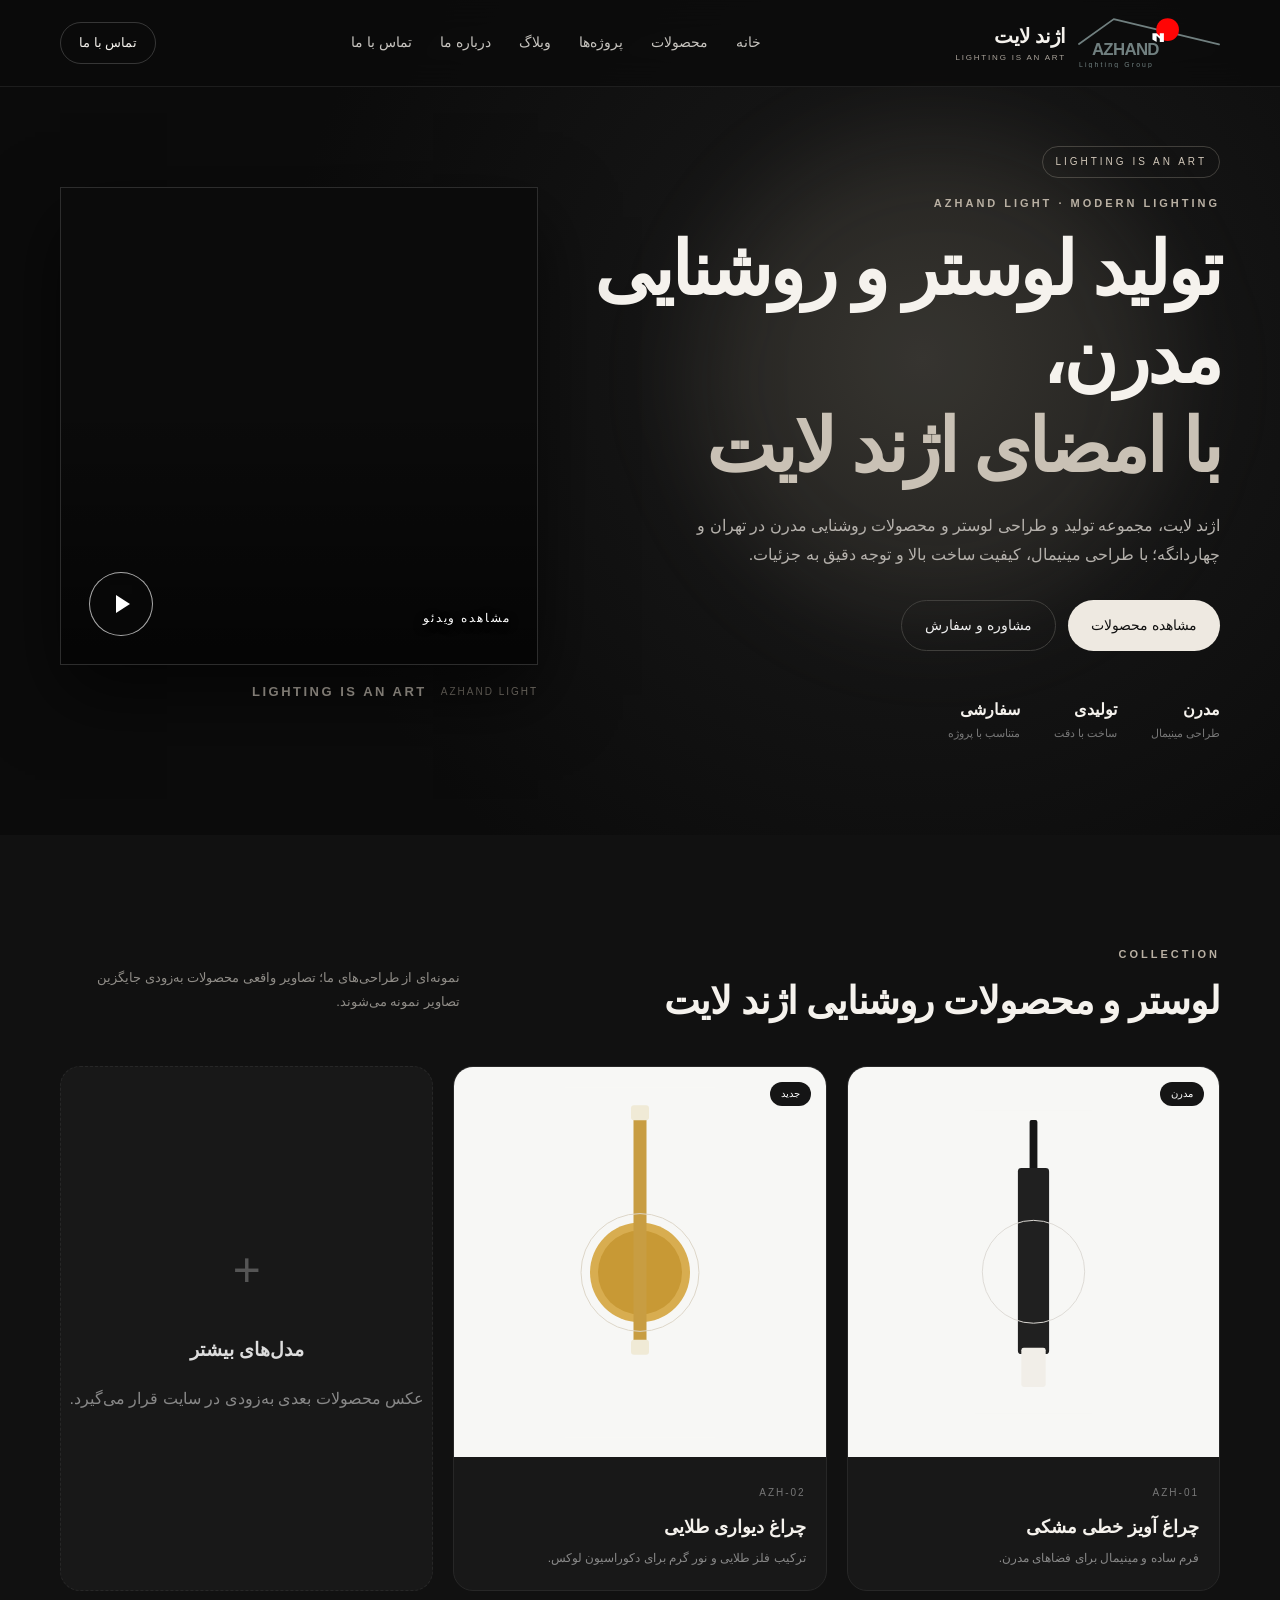
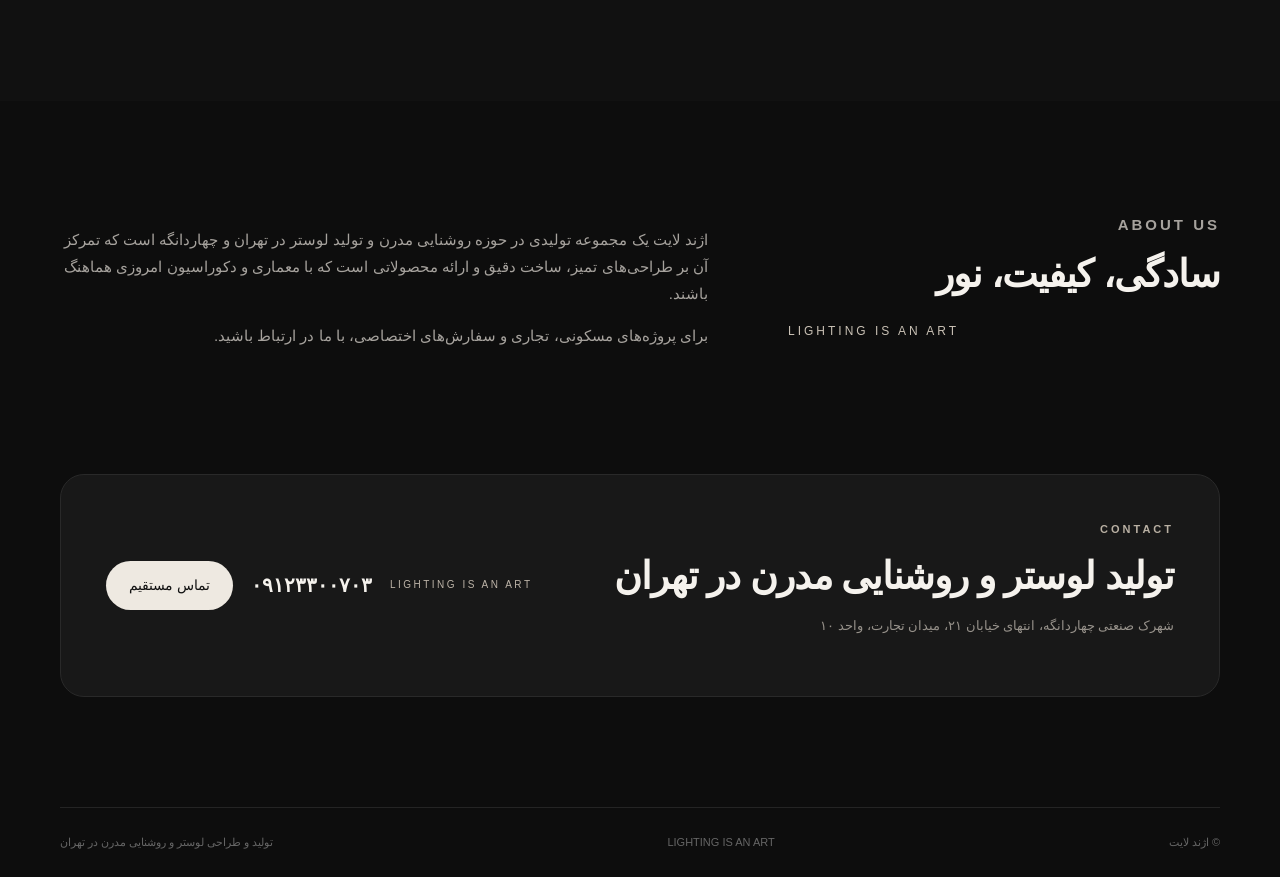
<file: index.html>
<!doctype html><html lang="fa" dir="rtl"><head><meta charset="UTF-8"><meta name="viewport" content="width=device-width,initial-scale=1"><title>اژند لایت | تولید لوستر و روشنایی مدرن در تهران</title><meta name="description" content="اژند لایت؛ تولید و طراحی لوستر، چراغ آویز، چراغ دیواری و محصولات روشنایی مدرن در تهران و چهاردانگه. LIGHTING IS AN ART."><meta name="author" content="Azhand Lighting Group"><meta name="application-name" content="اژند لایت | Azhand Lighting Group"><meta name="robots" content="index, follow, max-image-preview:large, max-snippet:-1, max-video-preview:-1"><meta name="googlebot" content="index, follow, max-image-preview:large, max-snippet:-1, max-video-preview:-1"><meta name="theme-color" content="#0b0b0b"><meta name="format-detection" content="telephone=yes"><link rel="canonical" href="https://azhandlighit.ir/"><link rel="alternate" hreflang="fa-IR" href="https://azhandlighit.ir/"><link rel="sitemap" type="application/xml" href="https://azhandlighit.ir/sitemap.xml"><link rel="icon" type="image/svg+xml" href="images/azhand-light-logo.svg"><link rel="apple-touch-icon" href="images/azhand-light-logo.svg"><link rel="stylesheet" href="style.css?v=20260817-3"><meta property="og:type" content="website"><meta property="og:locale" content="fa_IR"><meta property="og:site_name" content="اژند لایت | Azhand Lighting Group"><meta property="og:title" content="اژند لایت | تولید لوستر و روشنایی مدرن در تهران"><meta property="og:description" content="تولید و طراحی لوستر و محصولات روشنایی مدرن اژند لایت در تهران و چهاردانگه."><meta property="og:url" content="https://azhandlighit.ir/"><meta property="og:image" content="https://azhandlighit.ir/images/azhand-light-logo.svg"><meta property="og:image:alt" content="لوگوی اژند لایت | Azhand Lighting Group"><meta name="twitter:card" content="summary"><meta name="twitter:title" content="اژند لایت | تولید لوستر و روشنایی مدرن در تهران"><meta name="twitter:description" content="تولید و طراحی لوستر، چراغ آویز، چراغ دیواری و محصولات روشنایی مدرن اژند لایت."><meta name="twitter:image" content="https://azhandlighit.ir/images/azhand-light-logo.svg"><meta name="geo.region" content="IR-23"><meta name="geo.placename" content="چهاردانگه، تهران"><script type="application/ld+json">{"@context":"https://schema.org","@graph":[{"@type":"LocalBusiness","@id":"https://azhandlighit.ir/#business","name":"اژند لایت","alternateName":["Azhand Light","Azhand Lighting Group"],"slogan":"LIGHTING IS AN ART","url":"https://azhandlighit.ir/","logo":"https://azhandlighit.ir/images/azhand-light-logo.svg","image":"https://azhandlighit.ir/images/azhand-light-logo.svg","telephone":"+989123300703","priceRange":"$$","description":"تولید و طراحی لوستر، چراغ آویز، چراغ دیواری و محصولات روشنایی مدرن در تهران و چهاردانگه.","address":{"@type":"PostalAddress","streetAddress":"شهرک صنعتی چهاردانگه، انتهای خیابان ۲۱، میدان تجارت، واحد ۱۰","addressLocality":"چهاردانگه","addressRegion":"تهران","addressCountry":"IR"},"areaServed":[{"@type":"City","name":"تهران"},{"@type":"AdministrativeArea","name":"چهاردانگه"}],"knowsAbout":["تولید لوستر","لوستر مدرن","لوستر تهران","روشنایی مدرن","چراغ آویز","چراغ دیواری","چراغ دکوراتیو","طراحی روشنایی"]},{"@type":"Organization","@id":"https://azhandlighit.ir/#organization","name":"Azhand Lighting Group","alternateName":"اژند لایت","url":"https://azhandlighit.ir/","logo":"https://azhandlighit.ir/images/azhand-light-logo.svg"},{"@type":"WebSite","@id":"https://azhandlighit.ir/#website","url":"https://azhandlighit.ir/","name":"اژند لایت","alternateName":"Azhand Light","description":"LIGHTING IS AN ART — تولید و طراحی لوستر و روشنایی مدرن در تهران","inLanguage":"fa-IR","publisher":{"@id":"https://azhandlighit.ir/#organization"}}]}</script></head><body><header class="site-header"><div class="container nav"><a class="brand" href="/" aria-label="اژند لایت - Lighting Is An Art"><img src="images/azhand-light-logo.svg" alt="لوگوی رسمی اژند لایت | Azhand Lighting Group" class="brand-logo"><span class="brand-text"><strong>اژند لایت</strong><small>LIGHTING IS AN ART</small></span></a><nav aria-label="منوی اصلی"><a href="/">خانه</a><a href="products/">محصولات</a><a href="projects/">پروژه‌ها</a><a href="magazine/">وبلاگ</a><a href="about/">درباره ما</a><a href="contact/">تماس با ما</a></nav><a class="nav-call" href="tel:09123300703">تماس با ما</a></div></header><main><section id="home" class="hero"><div class="hero-glow"></div><div class="container hero-grid"><div class="hero-copy"><div class="brand-slogan">LIGHTING IS AN ART</div><p class="eyebrow">AZHAND LIGHT · MODERN LIGHTING</p><h1>تولید لوستر و روشنایی مدرن،<br><span>با امضای اژند لایت</span></h1><p class="hero-text">اژند لایت، مجموعه تولید و طراحی لوستر و محصولات روشنایی مدرن در تهران و چهاردانگه؛ با طراحی مینیمال، کیفیت ساخت بالا و توجه دقیق به جزئیات.</p><div class="hero-actions"><a class="btn primary" href="products/">مشاهده محصولات</a><a class="btn ghost" href="contact/">مشاوره و سفارش</a></div><div class="hero-stats"><div><strong>مدرن</strong><small>طراحی مینیمال</small></div><div><strong>تولیدی</strong><small>ساخت با دقت</small></div><div><strong>سفارشی</strong><small>متناسب با پروژه</small></div></div></div><div class="hero-product"><div class="hero-video-shell"><a class="hero-video-link" href="https://stream.vidhosting.in/videos/ceb00f51.webm" target="_blank" rel="noopener noreferrer" aria-label="باز کردن ویدئوی معرفی اژند لایت"><video class="hero-video" autoplay muted loop playsinline preload="auto" aria-label="ویدئوی معرفی اژند لایت"><source src="https://stream.vidhosting.in/videos/ceb00f51.webm" type="video/webm"></video><span class="hero-video-shade"></span><span class="hero-video-play" aria-hidden="true"><span></span></span><span class="hero-video-label">مشاهده ویدئو</span></a><div class="hero-video-caption"><span>AZHAND LIGHT</span><strong>LIGHTING IS AN ART</strong></div></div></div></div></section><section id="products" class="section products-section"><div class="container"><div class="section-head"><div><p class="eyebrow">COLLECTION</p><h2>لوستر و محصولات روشنایی اژند لایت</h2></div><p>نمونه‌ای از طراحی‌های ما؛ تصاویر واقعی محصولات به‌زودی جایگزین تصاویر نمونه می‌شوند.</p></div><div class="products-grid"><article class="product-card featured"><div class="image-wrap"><img src="images/placeholder-black.svg" alt="نمونه چراغ آویز خطی مشکی اژند لایت"><span class="tag">مدرن</span></div><div class="product-info"><span>AZH-01</span><h3>چراغ آویز خطی مشکی</h3><p>فرم ساده و مینیمال برای فضاهای مدرن.</p></div></article><article class="product-card"><div class="image-wrap"><img src="images/placeholder-gold.svg" alt="نمونه چراغ دیواری طلایی اژند لایت"><span class="tag">جدید</span></div><div class="product-info"><span>AZH-02</span><h3>چراغ دیواری طلایی</h3><p>ترکیب فلز طلایی و نور گرم برای دکوراسیون لوکس.</p></div></article><article class="product-card coming"><div class="coming-inner"><div class="plus">+</div><h3>مدل‌های بیشتر</h3><p>عکس محصولات بعدی به‌زودی در سایت قرار می‌گیرد.</p></div></article></div></div></section><section id="about" class="section about-section"><div class="container about-grid"><div><p class="eyebrow">ABOUT US</p><h2>سادگی، کیفیت، نور</h2><div class="about-slogan">LIGHTING IS AN ART</div></div><div><p>اژند لایت یک مجموعه تولیدی در حوزه روشنایی مدرن و تولید لوستر در تهران و چهاردانگه است که تمرکز آن بر طراحی‌های تمیز، ساخت دقیق و ارائه محصولاتی است که با معماری و دکوراسیون امروزی هماهنگ باشند.</p><p>برای پروژه‌های مسکونی، تجاری و سفارش‌های اختصاصی، با ما در ارتباط باشید.</p></div></div></section><section id="contact" class="section contact-section"><div class="container contact-card"><div><p class="eyebrow">CONTACT</p><h2>تولید لوستر و روشنایی مدرن در تهران</h2><p>شهرک صنعتی چهاردانگه، انتهای خیابان ۲۱، میدان تجارت، واحد ۱۰</p></div><div class="contact-actions"><span class="contact-slogan">LIGHTING IS AN ART</span><a class="phone" href="tel:09123300703">۰۹۱۲۳۳۰۰۷۰۳</a><a class="btn primary" href="contact/">تماس مستقیم</a></div></div></section></main><footer><div class="container footer-inner"><span>© اژند لایت</span><span>LIGHTING IS AN ART</span><span>تولید و طراحی لوستر و روشنایی مدرن در تهران</span></div></footer><script src="script.js"></script></body></html>
</file>
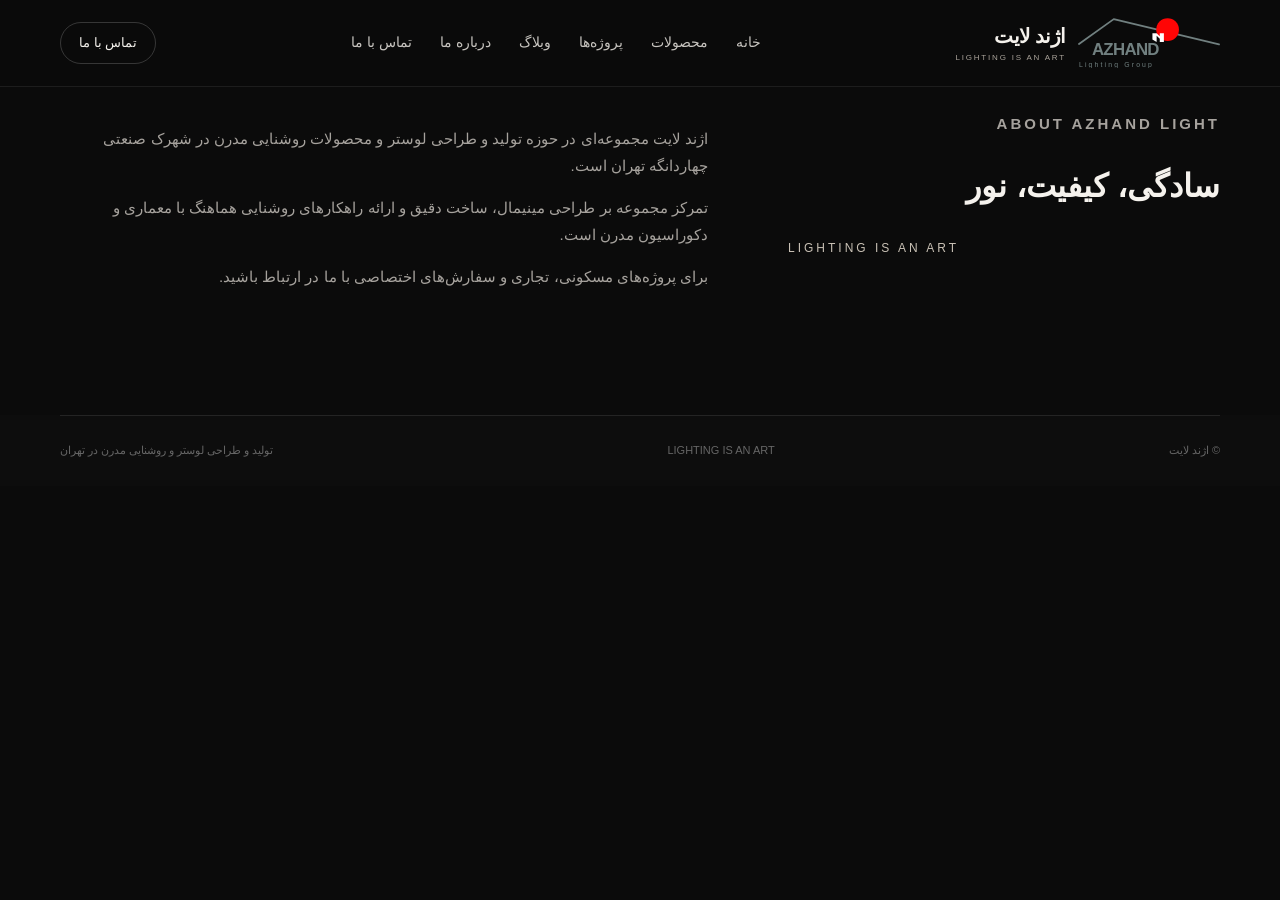
<file: about/index.html>
<!doctype html><html lang="fa" dir="rtl"><head><meta charset="UTF-8"><meta name="viewport" content="width=device-width,initial-scale=1"><title>درباره اژند لایت | Azhand Lighting Group</title><meta name="description" content="درباره اژند لایت؛ مجموعه تولید و طراحی لوستر و روشنایی مدرن در تهران و چهاردانگه با شعار LIGHTING IS AN ART."><link rel="canonical" href="https://azhandlighit.ir/about/"><link rel="stylesheet" href="../style.css"></head><body><header class="site-header"><div class="container nav"><a class="brand" href="../"><img src="../images/azhand-light-logo.svg" alt="لوگوی اژند لایت" class="brand-logo"><span class="brand-text"><strong>اژند لایت</strong><small>LIGHTING IS AN ART</small></span></a><nav aria-label="منوی اصلی"><a href="../">خانه</a><a href="../products/">محصولات</a><a href="../projects/">پروژه‌ها</a><a href="../magazine/">وبلاگ</a><a href="./">درباره ما</a><a href="../contact/">تماس با ما</a></nav><a class="nav-call" href="tel:09123300703">تماس با ما</a></div></header><main class="section"><div class="container about-grid"><div><p class="eyebrow">ABOUT AZHAND LIGHT</p><h1>سادگی، کیفیت، نور</h1><div class="about-slogan">LIGHTING IS AN ART</div></div><div><p>اژند لایت مجموعه‌ای در حوزه تولید و طراحی لوستر و محصولات روشنایی مدرن در شهرک صنعتی چهاردانگه تهران است.</p><p>تمرکز مجموعه بر طراحی مینیمال، ساخت دقیق و ارائه راهکارهای روشنایی هماهنگ با معماری و دکوراسیون مدرن است.</p><p>برای پروژه‌های مسکونی، تجاری و سفارش‌های اختصاصی با ما در ارتباط باشید.</p></div></div></main><footer><div class="container footer-inner"><span>© اژند لایت</span><span>LIGHTING IS AN ART</span><span>تولید و طراحی لوستر و روشنایی مدرن در تهران</span></div></footer></body></html>
</file>
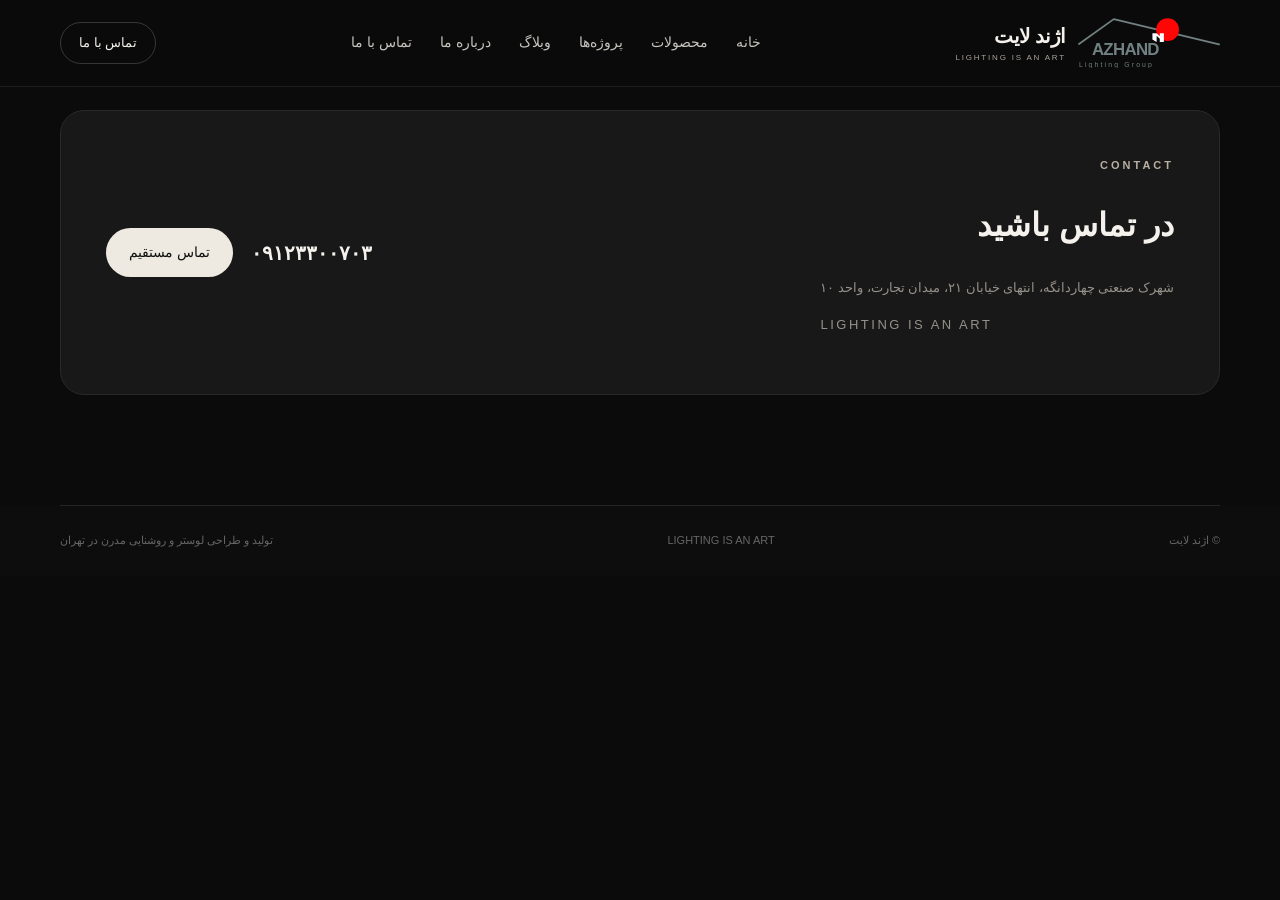
<file: contact/index.html>
<!doctype html><html lang="fa" dir="rtl"><head><meta charset="UTF-8"><meta name="viewport" content="width=device-width,initial-scale=1"><title>تماس با اژند لایت | تولید لوستر در تهران</title><meta name="description" content="تماس با اژند لایت؛ تولید و طراحی لوستر و روشنایی مدرن در شهرک صنعتی چهاردانگه تهران."><link rel="canonical" href="https://azhandlighit.ir/contact/"><link rel="stylesheet" href="../style.css"></head><body><header class="site-header"><div class="container nav"><a class="brand" href="../"><img src="../images/azhand-light-logo.svg" alt="لوگوی اژند لایت" class="brand-logo"><span class="brand-text"><strong>اژند لایت</strong><small>LIGHTING IS AN ART</small></span></a><nav aria-label="منوی اصلی"><a href="../">خانه</a><a href="../products/">محصولات</a><a href="../projects/">پروژه‌ها</a><a href="../magazine/">وبلاگ</a><a href="../about/">درباره ما</a><a href="./">تماس با ما</a></nav><a class="nav-call" href="tel:09123300703">تماس با ما</a></div></header><main class="section"><div class="container"><div class="contact-card"><div><p class="eyebrow">CONTACT</p><h1>در تماس باشید</h1><p>شهرک صنعتی چهاردانگه، انتهای خیابان ۲۱، میدان تجارت، واحد ۱۰</p><p class="contact-slogan">LIGHTING IS AN ART</p></div><div class="contact-actions"><a class="phone" href="tel:09123300703">۰۹۱۲۳۳۰۰۷۰۳</a><a class="btn primary" href="tel:09123300703">تماس مستقیم</a></div></div></div></main><footer><div class="container footer-inner"><span>© اژند لایت</span><span>LIGHTING IS AN ART</span><span>تولید و طراحی لوستر و روشنایی مدرن در تهران</span></div></footer></body></html>
</file>
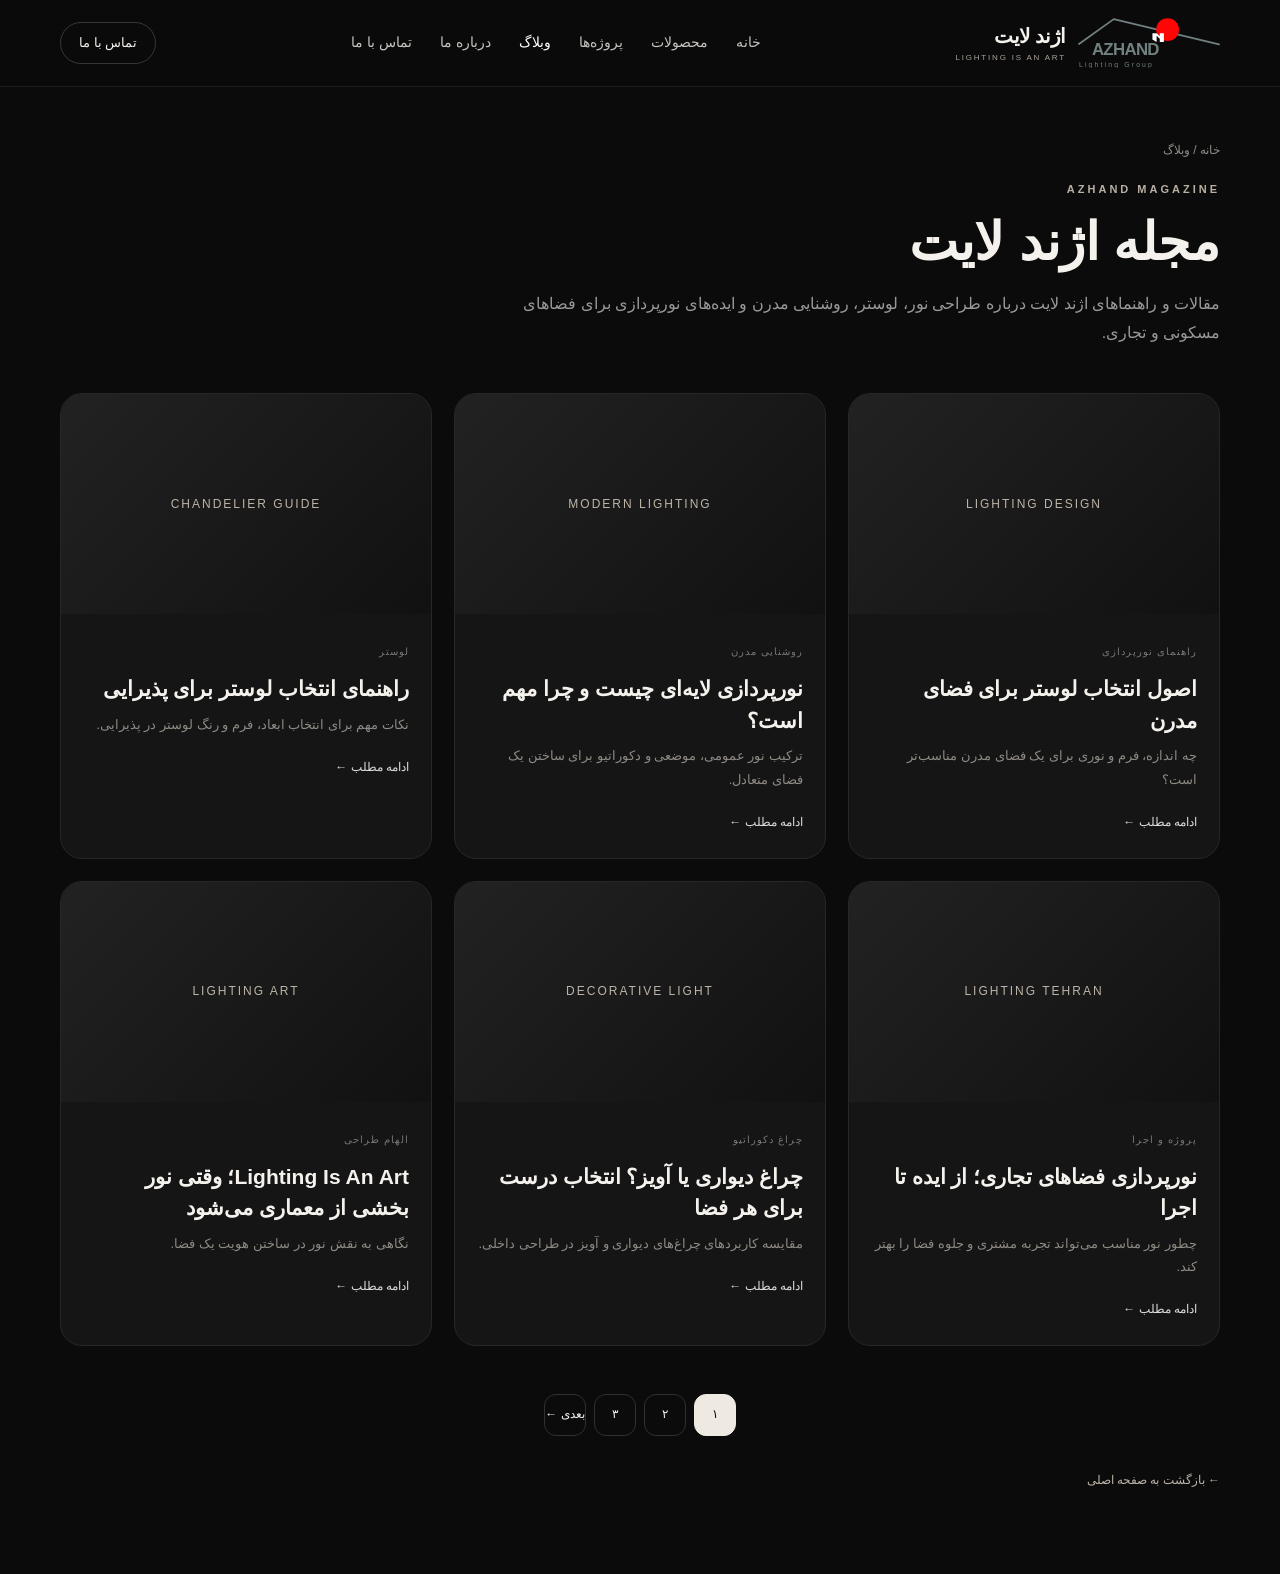
<file: magazine/index.html>
<!doctype html>
<html lang="fa" dir="rtl">
<head>
<meta charset="UTF-8"><meta name="viewport" content="width=device-width,initial-scale=1">
<title>مجله اژند لایت | مقالات نورپردازی و روشنایی مدرن</title>
<meta name="description" content="مجله اژند لایت؛ مقالات کاربردی درباره لوستر، نورپردازی، روشنایی مدرن و طراحی نور در تهران و چهاردانگه.">
<link rel="canonical" href="https://azhandlighit.ir/magazine/">
<meta name="robots" content="index,follow">
<link rel="stylesheet" href="../style.css">
<style>
.mag-wrap{padding:140px 0 80px}.crumb{color:#8f8c87;font-size:12px;margin-bottom:18px}.page-title{font-size:52px;line-height:1.2;margin:0 0 12px}.page-lead{color:#999;max-width:700px}.post-grid{display:grid;grid-template-columns:repeat(3,1fr);gap:22px;margin-top:46px}.post-card{background:#151515;border:1px solid #272727;border-radius:22px;overflow:hidden;transition:.25s}.post-card:hover{transform:translateY(-4px);border-color:#414141}.post-thumb{height:220px;background:linear-gradient(135deg,#222,#111);display:flex;align-items:center;justify-content:center;color:#bdb4a8;font-size:12px;letter-spacing:2px}.post-body{padding:22px}.post-meta{font-size:10px;color:#777;letter-spacing:1px}.post-card h2{font-size:21px;line-height:1.5;margin:8px 0}.post-card p{font-size:13px;color:#8e8a84;margin:0 0 16px}.read-more{font-size:12px;color:#ddd}.pagination{display:flex;justify-content:center;align-items:center;gap:8px;margin-top:48px;flex-wrap:wrap}.pagination a,.pagination span{min-width:42px;height:42px;border:1px solid #303030;border-radius:12px;display:flex;align-items:center;justify-content:center;font-size:12px}.pagination .active{background:#eee9e1;color:#111;border-color:#eee9e1}.back-home{display:inline-flex;margin-top:34px;color:#bdb4a8;font-size:12px}.site-header nav .active{color:#fff}
@media(max-width:850px){.post-grid{grid-template-columns:1fr 1fr}.page-title{font-size:42px}}
@media(max-width:560px){.post-grid{grid-template-columns:1fr}.mag-wrap{padding-top:120px}.page-title{font-size:34px}}
</style>
</head>
<body>
<header class="site-header"><div class="container nav"><a class="brand" href="../" aria-label="اژند لایت"><img src="../images/azhand-light-logo.svg" alt="لوگوی اژند لایت" class="brand-logo"><span class="brand-text"><strong>اژند لایت</strong><small>LIGHTING IS AN ART</small></span></a><nav aria-label="منوی اصلی"><a href="../">خانه</a><a href="../#products">محصولات</a><a href="../projects/">پروژه‌ها</a><a class="active" href="./">وبلاگ</a><a href="../#about">درباره ما</a><a href="../#contact">تماس با ما</a></nav><a class="nav-call" href="tel:09123300703">تماس با ما</a></div></header>
<main class="mag-wrap"><div class="container"><div class="crumb">خانه / وبلاگ</div><p class="eyebrow">AZHAND MAGAZINE</p><h1 class="page-title">مجله اژند لایت</h1><p class="page-lead">مقالات و راهنماهای اژند لایت درباره طراحی نور، لوستر، روشنایی مدرن و ایده‌های نورپردازی برای فضاهای مسکونی و تجاری.</p>
<div class="post-grid">
<article class="post-card"><div class="post-thumb">LIGHTING DESIGN</div><div class="post-body"><span class="post-meta">راهنمای نورپردازی</span><h2>اصول انتخاب لوستر برای فضای مدرن</h2><p>چه اندازه، فرم و نوری برای یک فضای مدرن مناسب‌تر است؟</p><a class="read-more" href="#">ادامه مطلب ←</a></div></article>
<article class="post-card"><div class="post-thumb">MODERN LIGHTING</div><div class="post-body"><span class="post-meta">روشنایی مدرن</span><h2>نورپردازی لایه‌ای چیست و چرا مهم است؟</h2><p>ترکیب نور عمومی، موضعی و دکوراتیو برای ساختن یک فضای متعادل.</p><a class="read-more" href="#">ادامه مطلب ←</a></div></article>
<article class="post-card"><div class="post-thumb">CHANDELIER GUIDE</div><div class="post-body"><span class="post-meta">لوستر</span><h2>راهنمای انتخاب لوستر برای پذیرایی</h2><p>نکات مهم برای انتخاب ابعاد، فرم و رنگ لوستر در پذیرایی.</p><a class="read-more" href="#">ادامه مطلب ←</a></div></article>
<article class="post-card"><div class="post-thumb">LIGHTING TEHRAN</div><div class="post-body"><span class="post-meta">پروژه و اجرا</span><h2>نورپردازی فضاهای تجاری؛ از ایده تا اجرا</h2><p>چطور نور مناسب می‌تواند تجربه مشتری و جلوه فضا را بهتر کند.</p><a class="read-more" href="#">ادامه مطلب ←</a></div></article>
<article class="post-card"><div class="post-thumb">DECORATIVE LIGHT</div><div class="post-body"><span class="post-meta">چراغ دکوراتیو</span><h2>چراغ دیواری یا آویز؟ انتخاب درست برای هر فضا</h2><p>مقایسه کاربردهای چراغ‌های دیواری و آویز در طراحی داخلی.</p><a class="read-more" href="#">ادامه مطلب ←</a></div></article>
<article class="post-card"><div class="post-thumb">LIGHTING ART</div><div class="post-body"><span class="post-meta">الهام طراحی</span><h2>Lighting Is An Art؛ وقتی نور بخشی از معماری می‌شود</h2><p>نگاهی به نقش نور در ساختن هویت یک فضا.</p><a class="read-more" href="#">ادامه مطلب ←</a></div></article>
</div>
<div class="pagination" aria-label="صفحه‌بندی"><span class="active">۱</span><a href="page/2/">۲</a><a href="page/3/">۳</a><a href="page/2/">بعدی ←</a></div>
<a class="back-home" href="../">← بازگشت به صفحه اصلی</a></div></main>
</body></html>
</file>
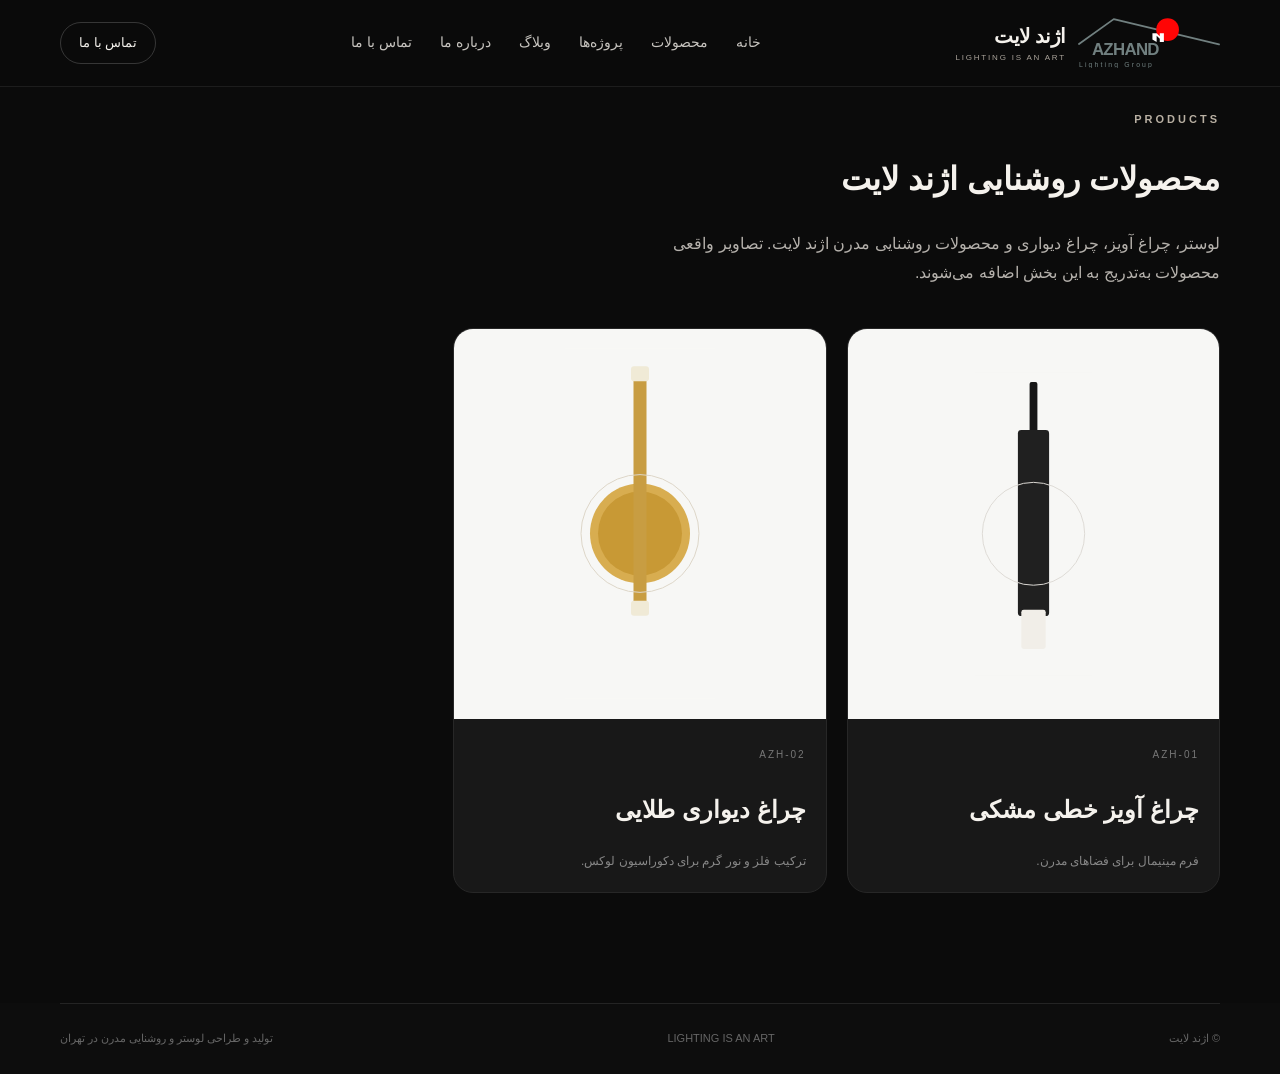
<file: products/index.html>
<!doctype html><html lang="fa" dir="rtl"><head><meta charset="UTF-8"><meta name="viewport" content="width=device-width,initial-scale=1"><title>محصولات اژند لایت | لوستر و روشنایی مدرن</title><meta name="description" content="محصولات اژند لایت؛ مجموعه لوستر، چراغ آویز، چراغ دیواری و روشنایی مدرن در تهران و چهاردانگه."><link rel="canonical" href="https://azhandlighit.ir/products/"><link rel="stylesheet" href="../style.css"></head><body><header class="site-header"><div class="container nav"><a class="brand" href="../" aria-label="اژند لایت"><img src="../images/azhand-light-logo.svg" alt="لوگوی اژند لایت" class="brand-logo"><span class="brand-text"><strong>اژند لایت</strong><small>LIGHTING IS AN ART</small></span></a><nav aria-label="منوی اصلی"><a href="../">خانه</a><a href="./">محصولات</a><a href="../projects/">پروژه‌ها</a><a href="../magazine/">وبلاگ</a><a href="../about/">درباره ما</a><a href="../contact/">تماس با ما</a></nav><a class="nav-call" href="tel:09123300703">تماس با ما</a></div></header><main class="section"><div class="container"><p class="eyebrow">PRODUCTS</p><h1>محصولات روشنایی اژند لایت</h1><p class="hero-text">لوستر، چراغ آویز، چراغ دیواری و محصولات روشنایی مدرن اژند لایت. تصاویر واقعی محصولات به‌تدریج به این بخش اضافه می‌شوند.</p><div class="products-grid" style="margin-top:40px"><article class="product-card"><div class="image-wrap"><img src="../images/placeholder-black.svg" alt="چراغ آویز خطی مشکی اژند لایت"></div><div class="product-info"><span>AZH-01</span><h2>چراغ آویز خطی مشکی</h2><p>فرم مینیمال برای فضاهای مدرن.</p></div></article><article class="product-card"><div class="image-wrap"><img src="../images/placeholder-gold.svg" alt="چراغ دیواری طلایی اژند لایت"></div><div class="product-info"><span>AZH-02</span><h2>چراغ دیواری طلایی</h2><p>ترکیب فلز و نور گرم برای دکوراسیون لوکس.</p></div></article></div></div></main><footer><div class="container footer-inner"><span>© اژند لایت</span><span>LIGHTING IS AN ART</span><span>تولید و طراحی لوستر و روشنایی مدرن در تهران</span></div></footer></body></html>
</file>
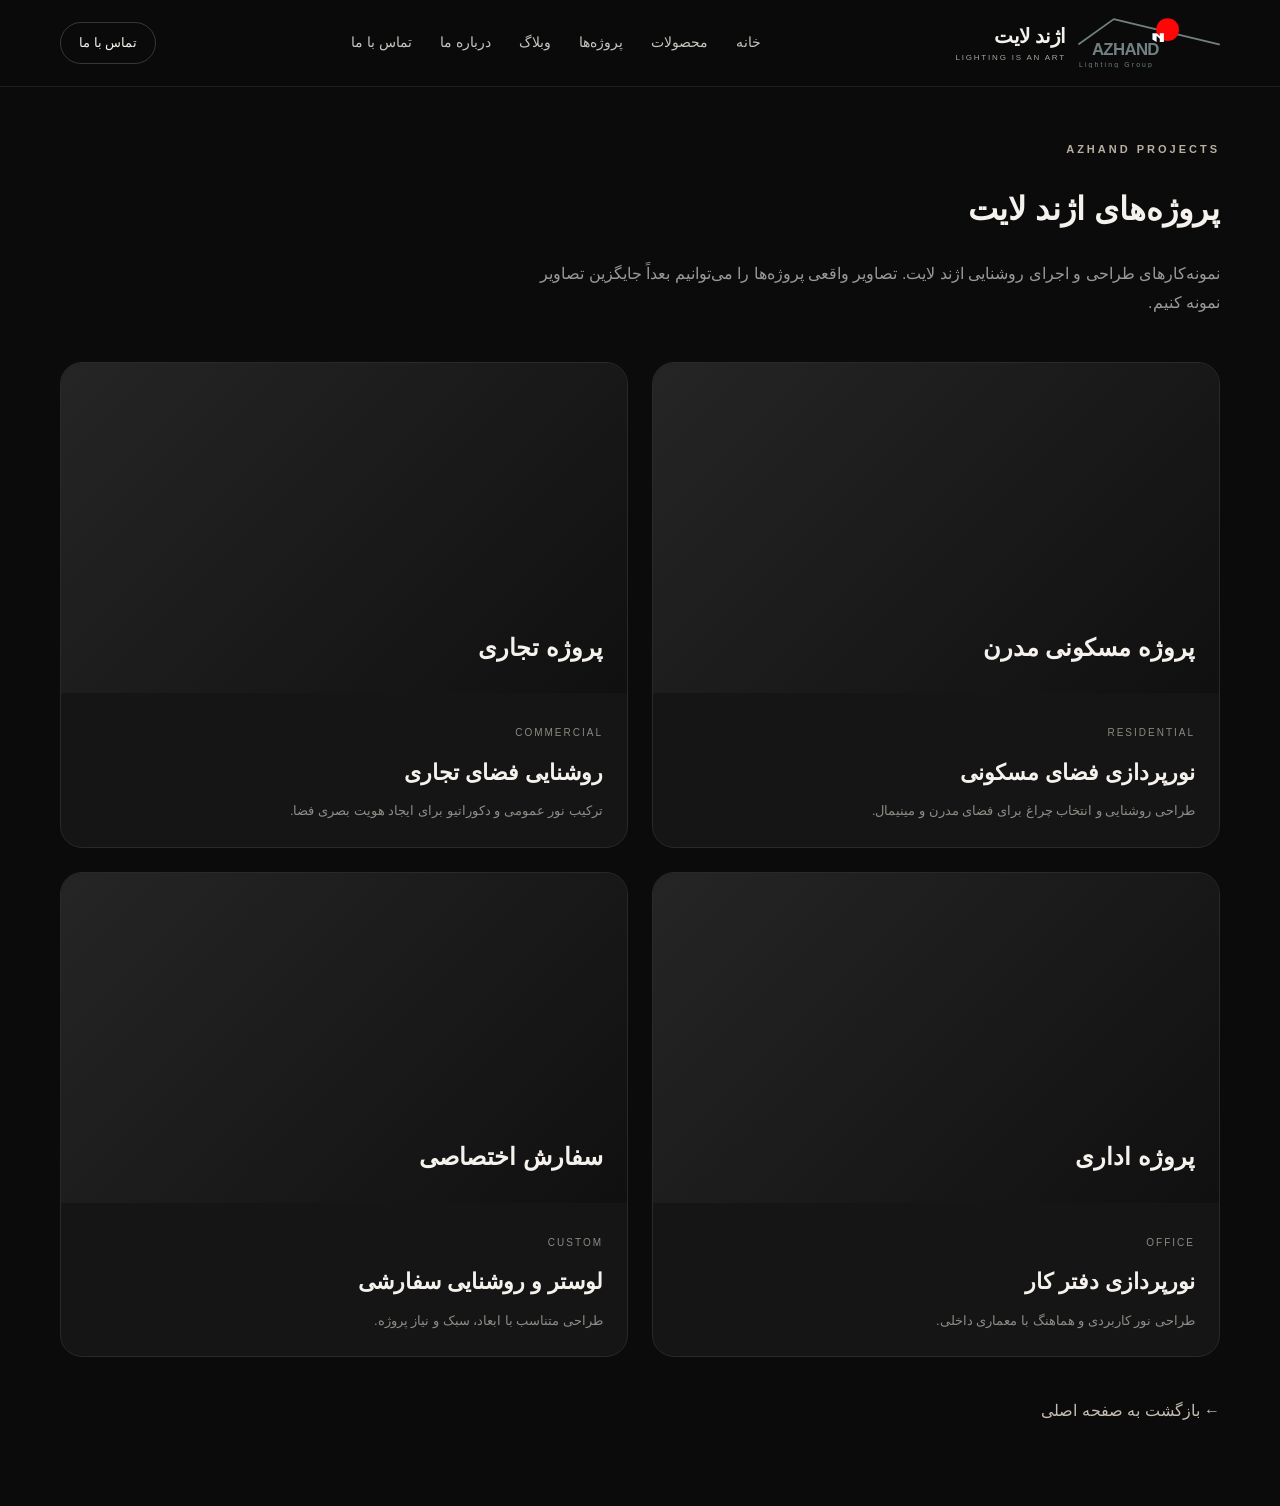
<file: projects/index.html>
<!doctype html><html lang="fa" dir="rtl"><head><meta charset="UTF-8"><meta name="viewport" content="width=device-width,initial-scale=1"><title>پروژه‌های اژند لایت | نورپردازی و روشنایی مدرن</title><meta name="description" content="پروژه‌های اژند لایت؛ نمونه‌کارهای طراحی و اجرای لوستر و روشنایی مدرن برای فضاهای مسکونی، تجاری و اداری در تهران و چهاردانگه."><link rel="canonical" href="https://azhandlighit.ir/projects/"><meta name="robots" content="index,follow"><link rel="stylesheet" href="../style.css"><style>.projects-wrap{padding:140px 0 80px}.project-grid{display:grid;grid-template-columns:repeat(2,1fr);gap:24px;margin-top:44px}.project-card{background:#151515;border:1px solid #292929;border-radius:22px;overflow:hidden}.project-cover{height:330px;background:linear-gradient(135deg,#252525,#101010);display:flex;align-items:flex-end;padding:24px}.project-cover strong{font-size:24px}.project-body{padding:24px}.project-body span{font-size:10px;color:#8d8983;letter-spacing:2px}.project-body h2{font-size:22px;margin:7px 0}.project-body p{color:#8f8c87;font-size:13px;margin:0}.back-home{display:inline-block;margin-top:40px;color:#c6beb2}@media(max-width:700px){.project-grid{grid-template-columns:1fr}.project-cover{height:260px}}
</style></head><body><header class="site-header"><div class="container nav"><a class="brand" href="../" aria-label="اژند لایت"><img src="../images/azhand-light-logo.svg" alt="لوگوی اژند لایت" class="brand-logo"><span class="brand-text"><strong>اژند لایت</strong><small>LIGHTING IS AN ART</small></span></a><nav aria-label="منوی اصلی"><a href="../">خانه</a><a href="../#products">محصولات</a><a class="active" href="./">پروژه‌ها</a><a href="../magazine/">وبلاگ</a><a href="../#about">درباره ما</a><a href="../#contact">تماس با ما</a></nav><a class="nav-call" href="tel:09123300703">تماس با ما</a></div></header><main class="projects-wrap"><div class="container"><p class="eyebrow">AZHAND PROJECTS</p><h1>پروژه‌های اژند لایت</h1><p style="color:#999;max-width:700px">نمونه‌کارهای طراحی و اجرای روشنایی اژند لایت. تصاویر واقعی پروژه‌ها را می‌توانیم بعداً جایگزین تصاویر نمونه کنیم.</p><div class="project-grid"><article class="project-card"><div class="project-cover"><strong>پروژه مسکونی مدرن</strong></div><div class="project-body"><span>RESIDENTIAL</span><h2>نورپردازی فضای مسکونی</h2><p>طراحی روشنایی و انتخاب چراغ برای فضای مدرن و مینیمال.</p></div></article><article class="project-card"><div class="project-cover"><strong>پروژه تجاری</strong></div><div class="project-body"><span>COMMERCIAL</span><h2>روشنایی فضای تجاری</h2><p>ترکیب نور عمومی و دکوراتیو برای ایجاد هویت بصری فضا.</p></div></article><article class="project-card"><div class="project-cover"><strong>پروژه اداری</strong></div><div class="project-body"><span>OFFICE</span><h2>نورپردازی دفتر کار</h2><p>طراحی نور کاربردی و هماهنگ با معماری داخلی.</p></div></article><article class="project-card"><div class="project-cover"><strong>سفارش اختصاصی</strong></div><div class="project-body"><span>CUSTOM</span><h2>لوستر و روشنایی سفارشی</h2><p>طراحی متناسب با ابعاد، سبک و نیاز پروژه.</p></div></article></div><a class="back-home" href="../">← بازگشت به صفحه اصلی</a></div></main></body></html>
</file>
<file: style.css>
*{box-sizing:border-box}html{scroll-behavior:smooth}body{margin:0;background:#0b0b0b;color:#f5f2ed;font-family:Vazirmatn,Arial,sans-serif;line-height:1.8}a{color:inherit;text-decoration:none}.container{width:min(1160px,92%);margin:auto}.site-header{position:fixed;top:0;left:0;right:0;z-index:20;background:rgba(11,11,11,.84);backdrop-filter:blur(16px);border-bottom:1px solid rgba(255,255,255,.08)}.nav{height:86px;display:flex;align-items:center;justify-content:space-between;gap:24px}.brand{display:flex;align-items:center;gap:12px;min-width:240px}.brand-logo{width:142px;height:58px;object-fit:contain;opacity:1}.brand-text{display:flex;flex-direction:column;line-height:1.2}.brand-text strong{font-size:20px;font-weight:800;letter-spacing:-.5px}.brand-text small{font-size:8px;letter-spacing:1.8px;color:#aaa39a;margin-top:5px;direction:ltr}.nav nav{display:flex;gap:28px;color:#c7c4bf;font-size:14px}.nav nav a:hover{color:#fff}.nav-call{border:1px solid rgba(255,255,255,.18);padding:8px 18px;border-radius:30px;font-size:13px}.hero{min-height:760px;position:relative;overflow:hidden;padding:145px 0 90px;background:radial-gradient(circle at 72% 43%,#2a2926 0,#141414 28%,#0b0b0b 62%)}.hero-glow{position:absolute;width:480px;height:480px;border-radius:50%;right:8%;top:140px;background:rgba(202,190,169,.08);filter:blur(50px)}.hero-grid{display:grid;grid-template-columns:1.15fr .85fr;align-items:center;gap:35px;position:relative}.brand-slogan{display:inline-flex;padding:6px 12px;border:1px solid rgba(201,193,181,.25);border-radius:30px;color:#d2c8ba;font-size:10px;letter-spacing:3px;margin-bottom:16px;direction:ltr}.eyebrow{font-size:11px;letter-spacing:3px;color:#b9b0a3;margin:0 0 12px;font-weight:600}.hero h1{font-size:clamp(42px,6vw,74px);line-height:1.2;margin:0 0 20px;letter-spacing:-3px}.hero h1 span{color:#c9c1b5}.hero-text{color:#b5b1ac;max-width:590px;font-size:16px}.hero-actions{display:flex;gap:12px;margin:30px 0}.btn{display:inline-flex;align-items:center;justify-content:center;padding:12px 23px;border-radius:30px;font-size:14px;transition:.2s}.primary{background:#eee9e1;color:#111}.primary:hover{transform:translateY(-2px);background:#fff}.ghost{border:1px solid #403f3c;color:#eee}.ghost:hover{border-color:#777}.hero-stats{display:flex;gap:34px;margin-top:45px}.hero-stats div{display:flex;flex-direction:column}.hero-stats strong{font-size:16px}.hero-stats small{font-size:11px;color:#777}.hero-product{height:600px;display:flex;align-items:center;justify-content:flex-start;position:relative}.hero-video-shell{width:min(590px,100%);display:flex;flex-direction:column;align-items:flex-start}.hero-video-link{position:relative;width:min(590px,100%);aspect-ratio:1/1;display:block;overflow:hidden;background:#101010;border:1px solid rgba(255,255,255,.12);box-shadow:0 30px 70px rgba(0,0,0,.6);isolation:isolate}.hero-product .hero-video{width:100%;height:100%;object-fit:cover;display:block;filter:saturate(1.08) contrast(1.04) brightness(.92);background:#101010;transition:transform .45s ease,filter .45s ease}.hero-video-link:hover .hero-video{transform:scale(1.025);filter:saturate(1.12) contrast(1.06) brightness(1)}.hero-video-shade{position:absolute;inset:0;background:linear-gradient(180deg,rgba(0,0,0,0) 45%,rgba(0,0,0,.58) 100%);pointer-events:none}.hero-video-play{position:absolute;left:28px;bottom:28px;width:64px;height:64px;border:1px solid rgba(255,255,255,.65);border-radius:50%;background:rgba(10,10,10,.55);backdrop-filter:blur(8px);display:grid;place-items:center;pointer-events:none}.hero-video-play span{width:0;height:0;border-top:9px solid transparent;border-bottom:9px solid transparent;border-left:14px solid #fff;margin-left:4px}.hero-video-label{position:absolute;right:26px;bottom:34px;font-size:12px;letter-spacing:1.8px;color:#fff;direction:rtl;pointer-events:none;text-shadow:0 2px 10px rgba(0,0,0,.55)}.hero-video-caption{display:flex;align-items:center;gap:14px;margin-top:15px;color:#b8b1a7}.hero-video-caption span{font-size:10px;letter-spacing:2px;color:#7f7970}.hero-video-caption strong{font-size:13px;letter-spacing:2.5px;direction:ltr}.section{padding:110px 0}.products-section{background:#111}.section-head{display:flex;align-items:end;justify-content:space-between;gap:40px;margin-bottom:40px}.section-head h2,.about-section h2,.contact-section h2{font-size:38px;line-height:1.3;margin:0;letter-spacing:-1px}.section-head>p{color:#8f8c87;max-width:400px;font-size:13px}.products-grid{display:grid;grid-template-columns:repeat(3,1fr);gap:20px}.product-card{background:#181818;border:1px solid #272727;border-radius:20px;overflow:hidden;transition:.3s}.product-card:hover{transform:translateY(-5px);border-color:#414141}.image-wrap{height:390px;background:#f7f7f5;display:flex;align-items:center;justify-content:center;position:relative}.image-wrap img{height:90%;max-width:90%;object-fit:contain}.product-card:first-child .image-wrap img{height:78%}.tag{position:absolute;top:15px;right:15px;background:#151515;color:#fff;border-radius:20px;padding:3px 11px;font-size:10px}.product-info{padding:20px}.product-info>span{color:#777;font-size:10px;letter-spacing:2px}.product-info h3{margin:5px 0;font-size:18px}.product-info p{color:#888;font-size:12px;margin:0}.coming{min-height:465px;display:flex;align-items:center;justify-content:center;border-style:dashed}.coming-inner{text-align:center;color:#888}.coming-inner .plus{font-size:48px;font-weight:200;color:#555}.coming-inner h3{color:#ddd}.about-section{background:#0d0d0d}.about-grid{display:grid;grid-template-columns:.8fr 1.2fr;gap:80px}.about-grid p{color:#a6a29d;font-size:15px}.about-slogan{margin-top:22px;color:#c9c1b5;font-size:12px;letter-spacing:3px;direction:ltr}.contact-section{padding-top:0;background:#0d0d0d}.contact-card{background:#181818;border:1px solid #292929;border-radius:24px;padding:45px;display:flex;align-items:center;justify-content:space-between;gap:30px}.contact-card p:not(.eyebrow){color:#96918a;font-size:13px}.contact-actions{display:flex;align-items:center;gap:18px;flex-wrap:wrap}.contact-slogan{font-size:10px;letter-spacing:2.5px;color:#bdb4a8;direction:ltr}.phone{font-size:20px;font-weight:700;direction:ltr}.footer-inner{border-top:1px solid #242424;padding:25px 0;color:#666;font-size:11px;display:flex;justify-content:space-between;gap:18px;direction:rtl}footer{background:#0d0d0d}@media(max-width:850px){.nav nav{display:none}.nav{height:76px}.brand-logo{width:112px;height:48px}.brand-text strong{font-size:17px}.hero{padding-top:120px}.hero-grid,.about-grid{grid-template-columns:1fr}.hero-product{height:auto;order:-1;align-items:center;justify-content:flex-start}.hero-video-shell{width:min(560px,94vw)}.hero-video-link{width:100%}.products-grid{grid-template-columns:1fr 1fr}.section-head{display:block}.section-head>p{margin-top:15px}.contact-card{display:block}.contact-actions{margin-top:25px}}@media(max-width:560px){.brand{min-width:0;gap:7px}.brand-logo{width:88px;height:42px}.brand-text small{font-size:6px;letter-spacing:1px}.brand-text strong{font-size:15px}.nav-call{display:none}.hero h1{font-size:43px}.hero-stats{gap:16px}.hero-product{height:auto}.hero-video-shell{width:100%}.hero-video-link{width:100%}.hero-video-play{left:18px;bottom:18px;width:54px;height:54px}.hero-video-label{right:18px;bottom:26px;font-size:10px}.hero-video-caption{margin-top:10px}.products-grid{grid-template-columns:1fr}.image-wrap{height:360px}.section{padding:75px 0}.contact-card{padding:28px}.section-head h2,.about-section h2,.contact-section h2{font-size:30px}.footer-inner{flex-direction:column;gap:5px}.brand-slogan{font-size:8px;letter-spacing:2px}}
</file>
